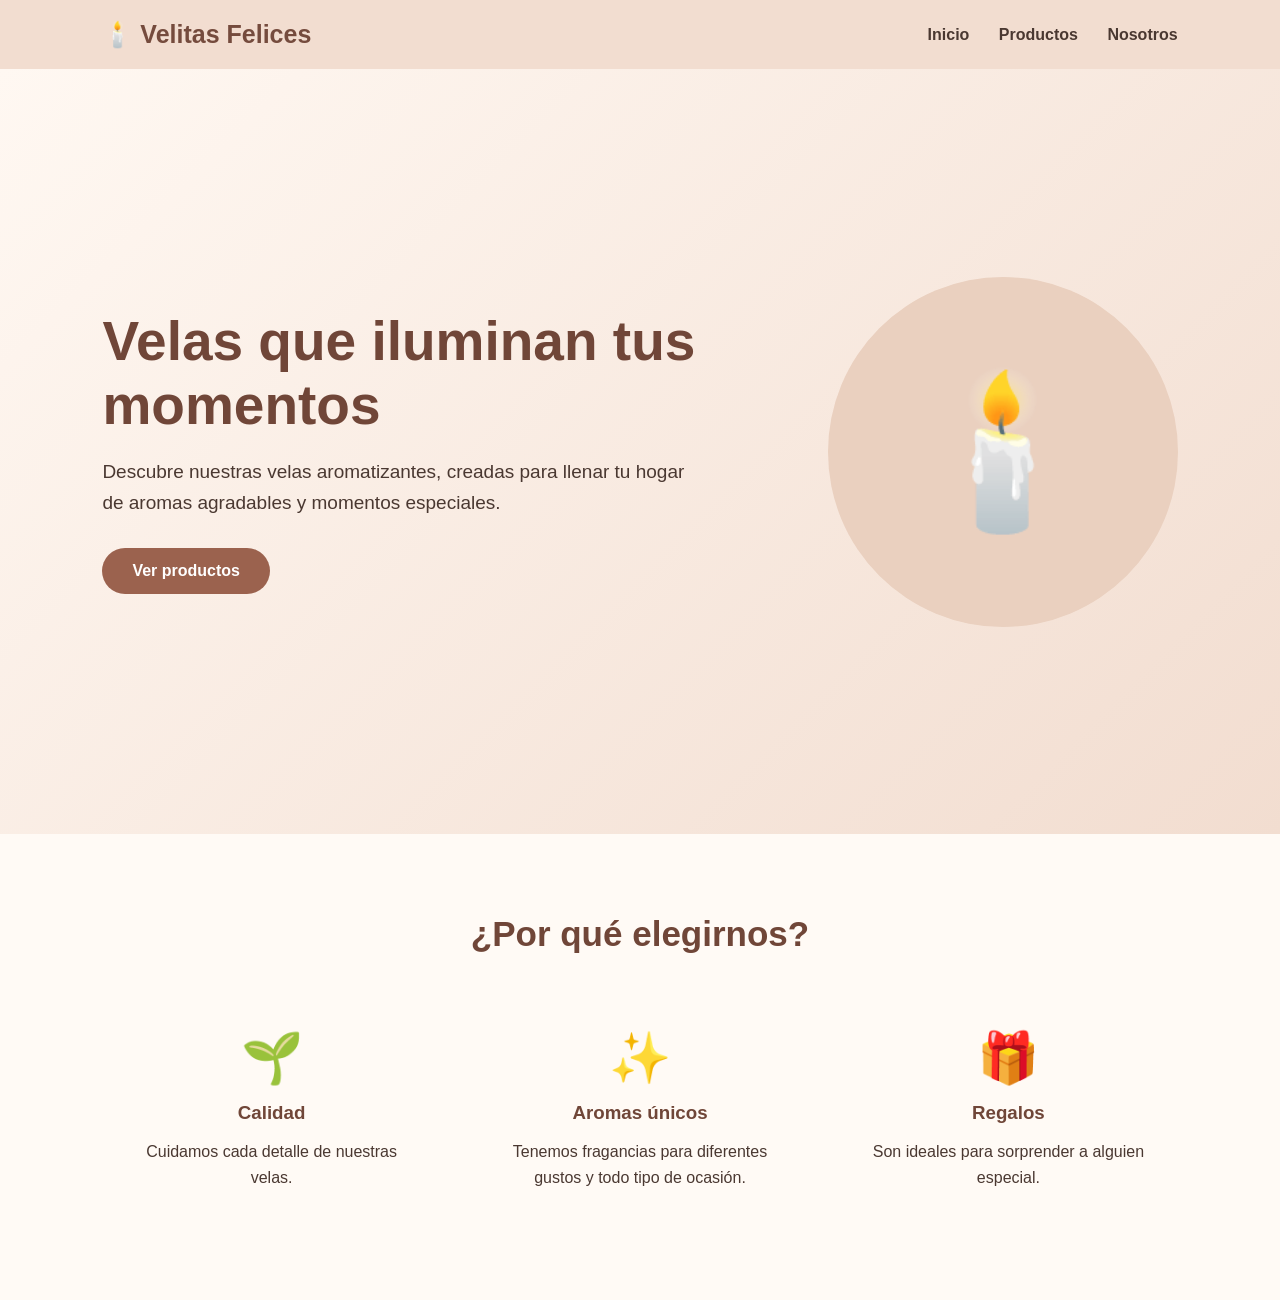
<file: index.html>
<!DOCTYPE html>
<html lang="es">

<head>
    <meta charset="UTF-8">
    <meta name="viewport" content="width=device-width, initial-scale=1.0">
    <title>Velitas Felices | Velas Aromatizantes</title>

    <link rel="stylesheet" href="style.css">
</head>

<body>

    <header>

        <div class="logo">🕯️ Velitas Felices</div>

        <nav>
            <a href="index.html">Inicio</a>
            <a href="productos.html">Productos</a>
            <a href="nosotros.html">Nosotros</a>
        </nav>

    </header>


    <main>

        <section id="inicio" class="hero">

            <div class="hero-text">

                <h1>Velas que iluminan tus momentos</h1>

                <p>
                    Descubre nuestras velas aromatizantes,
                    creadas para llenar tu hogar de aromas
                    agradables y momentos especiales.
                </p>

                <a href="productos.html" class="boton">
                    Ver productos
                </a>

            </div>

            <div class="hero-icon">
                🕯️
            </div>

        </section>


        <section class="beneficios">

            <h2>¿Por qué elegirnos?</h2>

            <div class="contenedor-beneficios">

                <div class="beneficio">

                    <span>🌱</span>

                    <h3>Calidad</h3>

                    <p>
                        Cuidamos cada detalle de nuestras velas.
                    </p>

                </div>


                <div class="beneficio">

                    <span>✨</span>

                    <h3>Aromas únicos</h3>

                    <p>
                        Tenemos fragancias para diferentes
                        gustos y todo tipo de ocasión.
                    </p>

                </div>


                <div class="beneficio">

                    <span>🎁</span>

                    <h3>Regalos</h3>

                    <p>
                        Son ideales para sorprender
                        a alguien especial.
                    </p>

                </div>

            </div>

        </section>

    </main>

</body>

</html>
</file>
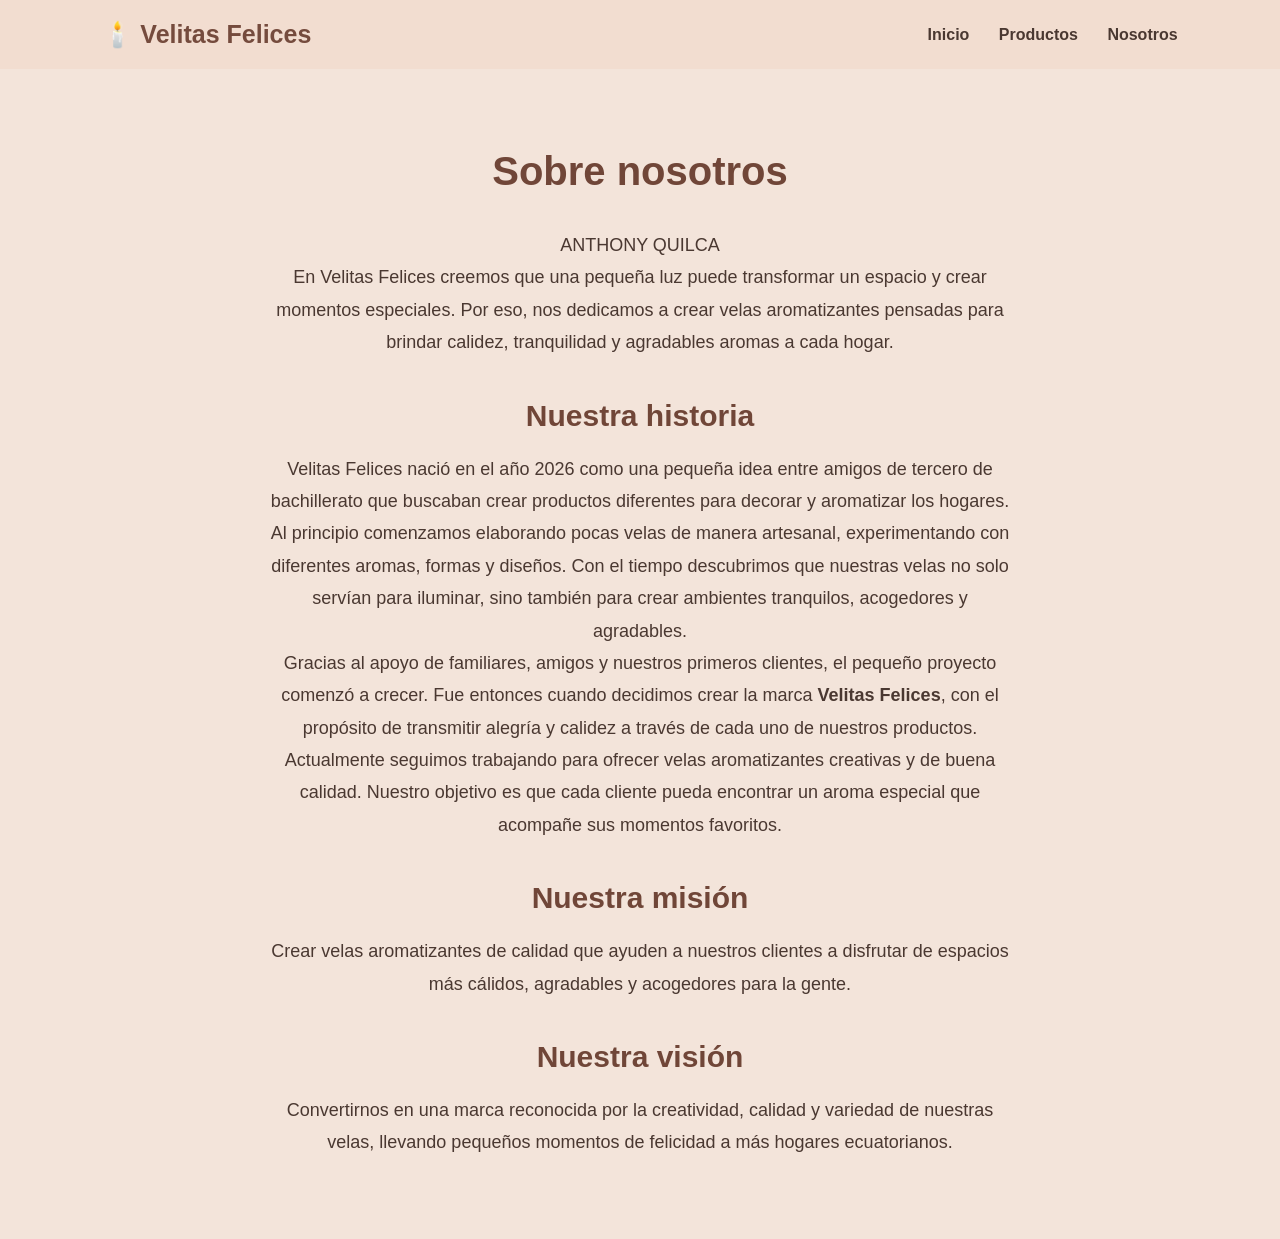
<file: nosotros.html>
<!DOCTYPE html>
<html lang="es">

<head>
    <meta charset="UTF-8">
    <meta name="viewport" content="width=device-width, initial-scale=1.0">
    <title>Velitas Felices | Velas Aromatizantes</title>

    <link rel="stylesheet" href="style.css">
</head>

<body>

    <header>

        <div class="logo">🕯️ Velitas Felices</div>

        <nav>
            <a href="index.html">Inicio</a>
            <a href="productos.html">Productos</a>
            <a href="nosotros.html">Nosotros</a>
        </nav>

    </header>


    <main>

        <section class="nosotros">

            <h1>Sobre nosotros</h1>

            <p>
               ANTHONY QUILCA
            </p>

            <p>
                En Velitas Felices creemos que una pequeña luz puede
                transformar un espacio y crear momentos especiales.
                Por eso, nos dedicamos a crear velas aromatizantes
                pensadas para brindar calidez, tranquilidad y agradables
                aromas a cada hogar.
            </p>


            <h2>Nuestra historia</h2>

            <p>
                Velitas Felices nació en el año 2026 como una pequeña
                idea entre amigos de tercero de bachillerato que buscaban crear productos
                diferentes para decorar y aromatizar los hogares.
            </p>

            <p>
                Al principio comenzamos elaborando pocas velas de
                manera artesanal, experimentando con diferentes aromas,
                formas y diseños. Con el tiempo descubrimos que nuestras
                velas no solo servían para iluminar, sino también para
                crear ambientes tranquilos, acogedores y agradables.
            </p>

            <p>
                Gracias al apoyo de familiares, amigos y nuestros
                primeros clientes, el pequeño proyecto comenzó a crecer.
                Fue entonces cuando decidimos crear la marca
                <strong>Velitas Felices</strong>, con el propósito de
                transmitir alegría y calidez a través de cada uno de
                nuestros productos.
            </p>

            <p>
                Actualmente seguimos trabajando para ofrecer velas
                aromatizantes creativas y de buena calidad. Nuestro
                objetivo es que cada cliente pueda encontrar un aroma
                especial que acompañe sus momentos favoritos.
            </p>


            <h2>Nuestra misión</h2>

            <p>
                Crear velas aromatizantes de calidad que ayuden a
                nuestros clientes a disfrutar de espacios más cálidos,
                agradables y acogedores para la gente.
            </p>


            <h2>Nuestra visión</h2>

            <p>
                Convertirnos en una marca reconocida por la creatividad,
                calidad y variedad de nuestras velas, llevando pequeños
                momentos de felicidad a más hogares ecuatorianos.
            </p>

        </section>

    </main>

</body>

</html>
</file>
<file: style.css>
* {
    margin: 0;
    padding: 0;
    box-sizing: border-box;
}

html {
    scroll-behavior: smooth;
}

body {
    font-family: Arial, sans-serif;
    background: #fffaf5;
    color: #4a3831;
}

header {
    background: #f2ddd0;
    padding: 20px 8%;
    display: flex;
    justify-content: space-between;
    align-items: center;
    position: sticky;
    top: 0;
    z-index: 1000;
}

.logo {
    font-size: 25px;
    font-weight: bold;
    color: #754b3d;
}

nav a {
    color: #4a3831;
    text-decoration: none;
    margin-left: 25px;
    font-weight: bold;
}

nav a:hover {
    color: #a96f58;
}

.hero {
    min-height: 85vh;
    padding: 60px 8%;
    display: flex;
    justify-content: space-between;
    align-items: center;
    background: linear-gradient(135deg, #fff8f2, #f2ddd0);
}

.hero-text {
    max-width: 600px;
}

.hero-text h1 {
    font-size: 55px;
    color: #704638;
    margin-bottom: 20px;
}

.hero-text p {
    font-size: 19px;
    line-height: 1.6;
    margin-bottom: 30px;
}

.boton {
    display: inline-block;
    padding: 14px 30px;
    background: #9b624e;
    color: white;
    border-radius: 30px;
    text-decoration: none;
    font-weight: bold;
}

.boton:hover,
button:hover {
    background: #704638;
}

.hero-icon {
    width: 350px;
    height: 350px;
    border-radius: 50%;
    background: #ead0bf;
    display: flex;
    justify-content: center;
    align-items: center;
    font-size: 150px;
}

.productos,
.beneficios,
.nosotros {
    padding: 80px 8%;
}

.productos h2,
.nosotros h1,
.nosotros h2,
.beneficios h2 {
    text-align: center;
    color: #704638;
}

.productos h2,
.beneficios h2 {
    font-size: 35px;
    margin-bottom: 45px;
}

.nosotros h1 {
    font-size: 40px;
    margin-bottom: 35px;
}

.nosotros h2 {
    font-size: 30px;
    margin: 40px 0 20px;
}

.contenedor-productos,
.contenedor-beneficios {
    display: grid;
    grid-template-columns: repeat(3, 1fr);
    gap: 30px;
}

.producto {
    background: white;
    padding-bottom: 25px;
    text-align: center;
    border-radius: 15px;
    overflow: hidden;
    box-shadow: 0 5px 20px rgba(80, 50, 40, 0.12);
    transition: 0.3s;
}

.producto:hover {
    transform: translateY(-8px);
}

.producto-imagen {
    width: 100%;
    height: 250px;
    overflow: hidden;
    background: #f2dfd2;
}

.producto-imagen img {
    width: 100%;
    height: 100%;
    object-fit: cover;
}

.producto h3 {
    color: #704638;
    font-size: 22px;
    margin-top: 20px;
}

.producto p {
    padding: 10px 25px;
    line-height: 1.5;
}

.precio {
    display: block;
    color: #9b624e;
    font-size: 21px;
    font-weight: bold;
    margin: 10px;
}

.precio p {
    color: #704638;
    font-size: 14px;
    font-weight: normal;
    padding: 5px;
}

button {
    padding: 12px 25px;
    background: #9b624e;
    color: white;
    border: none;
    border-radius: 25px;
    cursor: pointer;
    font-size: 16px;
}

.nosotros {
    min-height: 85vh;
    background: #f3e4da;
    text-align: center;
}

.nosotros p {
    max-width: 750px;
    margin: 0 auto;
    font-size: 18px;
    line-height: 1.8;
}

.beneficios {
    text-align: center;
}

.beneficio {
    padding: 30px;
}

.beneficio span {
    font-size: 50px;
}

.beneficio h3 {
    color: #704638;
    margin: 15px 0;
}

.beneficio p {
    line-height: 1.6;
}

footer {
    background: #704638;
    color: white;
    text-align: center;
    padding: 25px;
}

@media (max-width: 800px) {

    header {
        flex-direction: column;
        gap: 15px;
    }

    nav a {
        margin: 0 8px;
    }

    .hero {
        flex-direction: column;
        text-align: center;
        gap: 40px;
    }

    .hero-text h1 {
        font-size: 40px;
    }

    .hero-icon {
        width: 250px;
        height: 250px;
        font-size: 110px;
    }

    .contenedor-productos,
    .contenedor-beneficios {
        grid-template-columns: 1fr;
    }

    .productos,
    .beneficios,
    .nosotros {
        padding: 60px 6%;
    }

    .nosotros h1 {
        font-size: 32px;
    }

    .nosotros h2 {
        font-size: 26px;
    }
}
</file>
